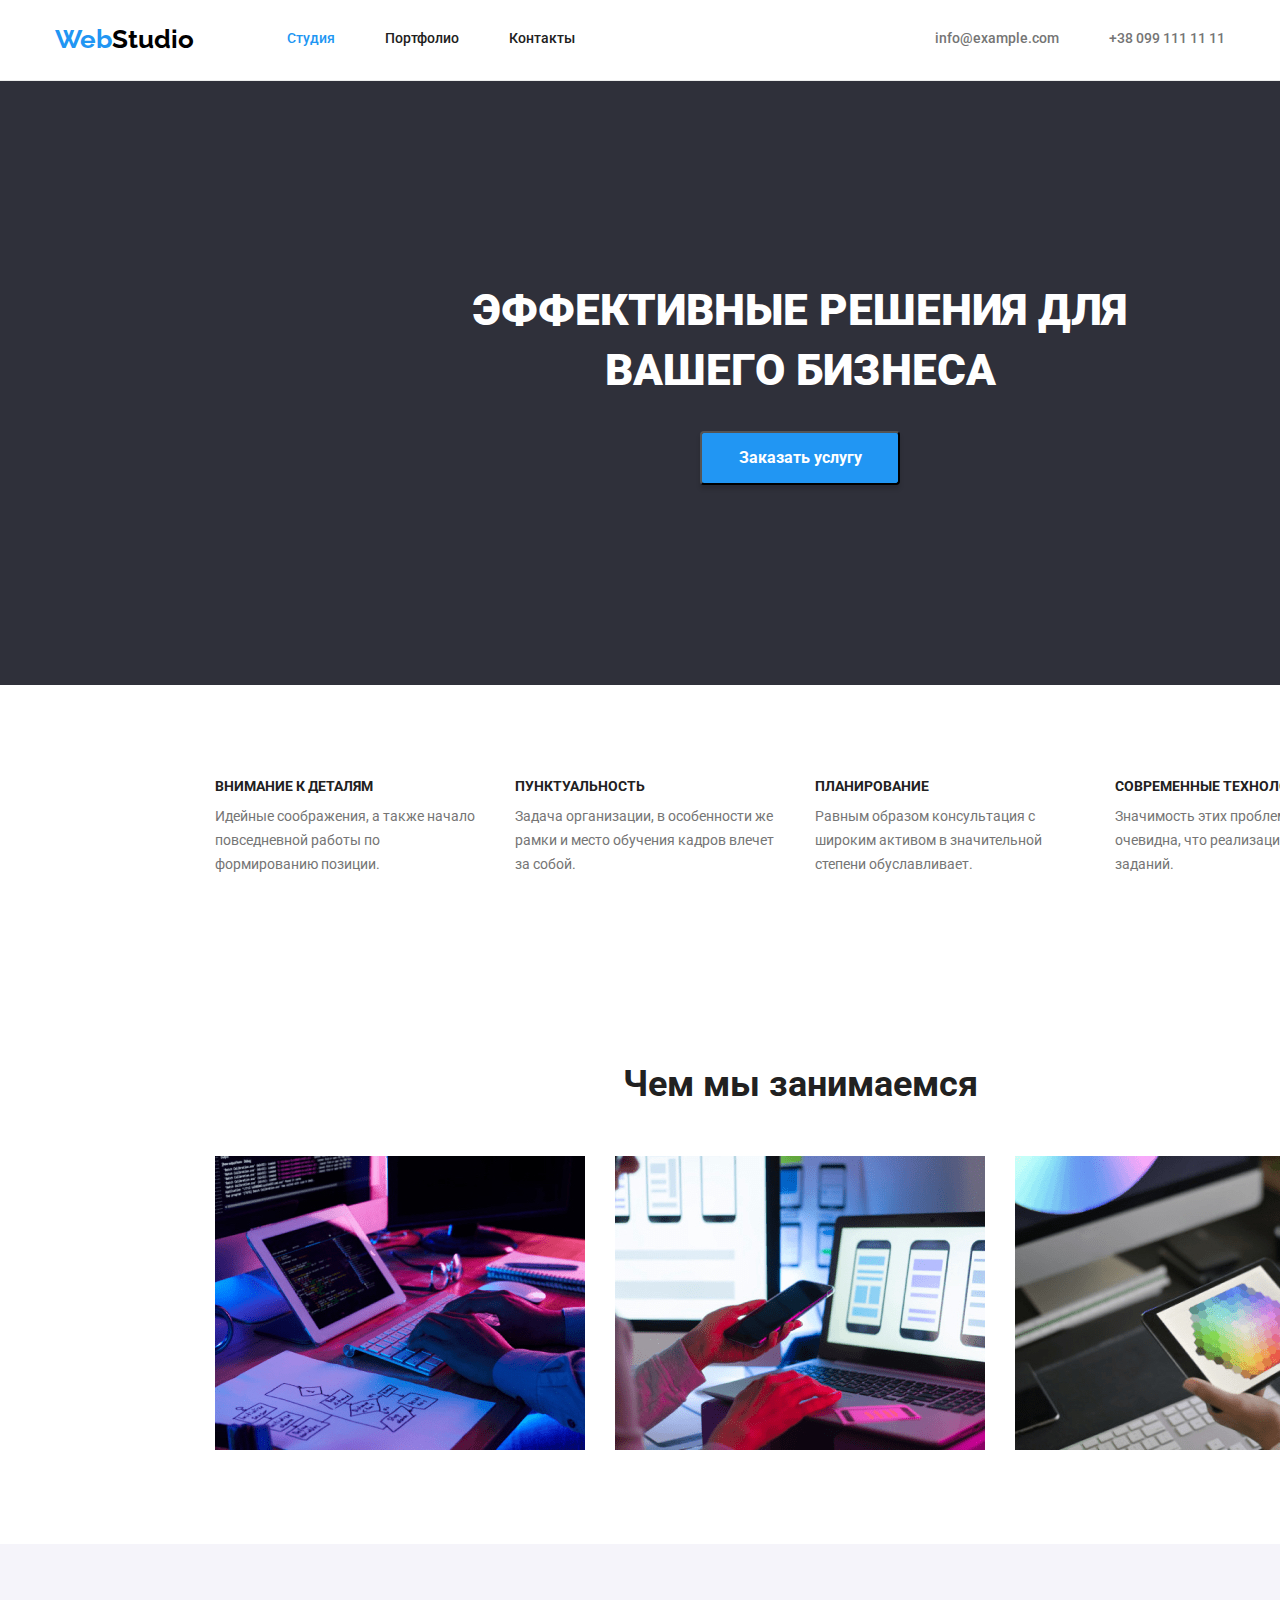
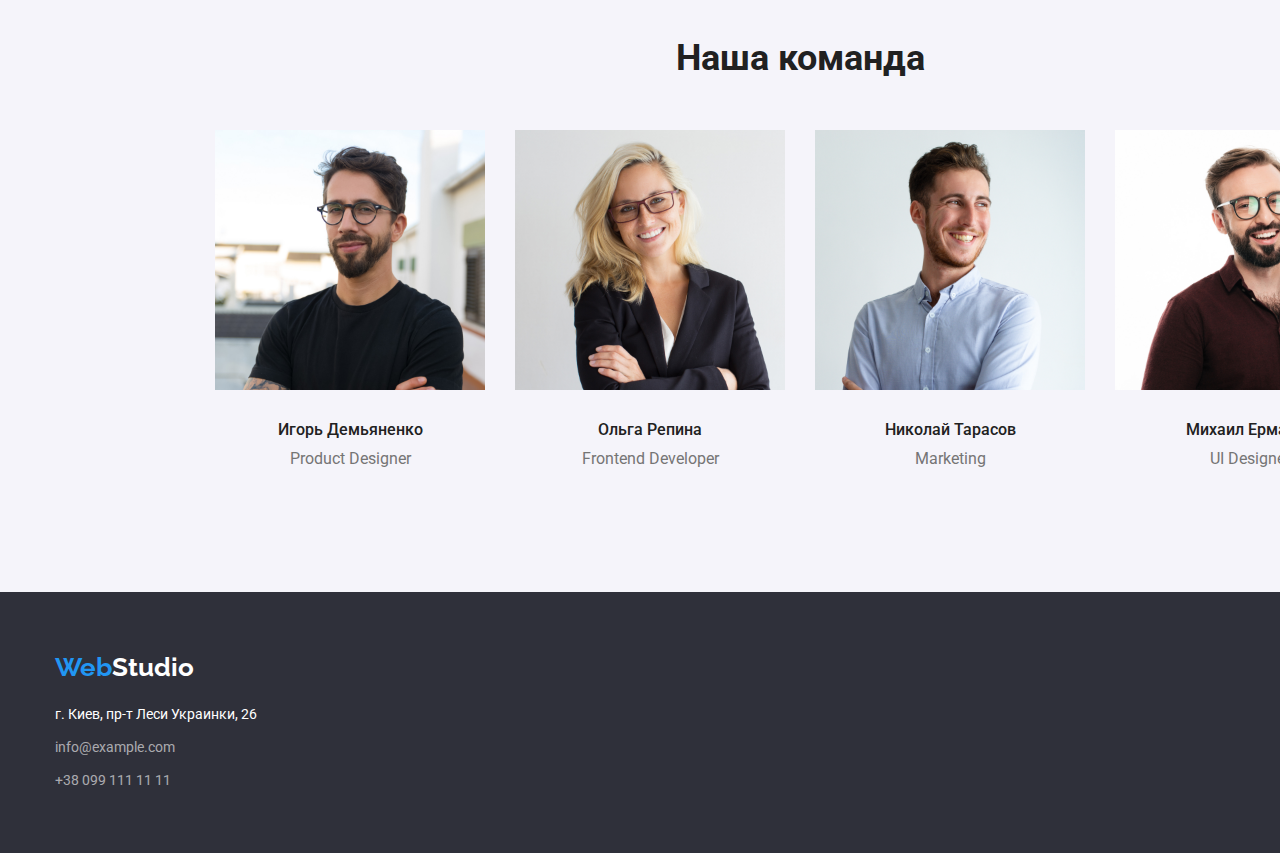
<file: index.html>
<!DOCTYPE html>
<html lang="ru">
  <head>
    <meta charset="UTF-8" />
    <meta http-equiv="X-UA-Compatible" content="IE=edge" />
    <meta name="viewport" content="width=device-width, initial-scale=1.0" />
    <link rel="preconnect" href="https://fonts.googleapis.com" />
    <link rel="preconnect" href="https://fonts.gstatic.com" crossorigin />
    <link
      href="https://fonts.googleapis.com/css2?family=Raleway:wght@700&family=Roboto:wght@400;500;700;900&display=swap"
      rel="stylesheet"
    />
    <link
      rel="stylesheet"
      href="https://cdnjs.cloudflare.com/ajax/libs/modern-normalize/1.0.0/modern-normalize.min.css"
    />
    <link rel="stylesheet" href="./ccs/styles.css" />
    <title>Главная</title>
  </head>

  <body>
    <!-----------------------Header------------------------->
    <header class="header">
      <div class="container header-flex">
        <a class="header-logo link" href="./index.html"
          >Web<span class="header-logo-studio">Studio</span></a
        >
        <!----------------------Навигация--------------------------->
        <nav class="header-nav">
          <ul class="header-list">
            <li class="header-item">
              <a class="header-link current link" href="./index.html">Студия</a>
            </li>
            <li class="header-item">
              <a class="header-link link" href="./portfolio.html">Портфолио</a>
            </li>
            <li class="header-item">
              <a class="header-link link" href="#contact">Контакты</a>
            </li>
          </ul>
        </nav>
        <ul class="header-contact">
          <li class="header-contact-item">
            <a class="header-contact-mail link" href="info@example.com"
              >info@example.com</a
            >
          </li>
          <li class="header-contact-item">
            <a class="header-contact-tel link" href="+380991111111"
              >+38 099 111 11 11</a
            >
          </li>
        </ul>
      </div>
    </header>

    <!--------------------------Основной контент--------------------->
    <main>
      <!----------------------Hero--------------------------->
      <section class="hero">
        <div class="container">
          <h1 class="hero-title">Эффективные решения для вашего бизнеса</h1>
          <button class="hero-btn" type="button">Заказать услугу</button>
        </div>
      </section>

      <!----------------------Особености--------------------------->
      <section class="features-section">
        <div class="container">
          <ul class="features-list">
            <li class="features-item">
              <h3 class="features-title">Внимание к деталям</h3>
              <p class="features-text">
                Идейные соображения, а также начало повседневной работы по
                формированию позиции.
              </p>
            </li>
            <li class="features-item">
              <h3 class="features-title">Пунктуальность</h3>
              <p class="features-text">
                Задача организации, в особенности же рамки и место обучения
                кадров влечет за собой.
              </p>
            </li>
            <li class="features-item">
              <h3 class="features-title">Планирование</h3>
              <p class="features-text">
                Равным образом консультация с широким активом в значительной
                степени обуславливает.
              </p>
            </li>
            <li class="features-item">
              <h3 class="features-title">Современные технологии</h3>
              <p class="features-text">
                Значимость этих проблем настолько очевидна, что реализация
                плановых заданий.
              </p>
            </li>
          </ul>
        </div>
      </section>

      <!----------------------Чем мы занимаемся-------------------->
      <section class="work-section">
        <div class="container">
          <h2 class="work-title">Чем мы занимаемся</h2>
          <ul class="work-list list">
            <li class="work-item">
              <img
                src="./images/box-1-2.jpg"
                alt="рабочий стол програмиста"
                width="370"
              />
            </li>
            <li class="work-item">
              <img
                src="./images/box-2-2.jpg"
                alt="разработка мобильных приложений"
                width="370"
              />
            </li>
            <li class="work-item">
              <img
                src="./images/box-3-2.jpg"
                alt="разработка дизайн"
                width="370"
              />
            </li>
          </ul>
        </div>
      </section>

      <!----------------------Наша команда-------------------->
      <section class="team-section">
        <div class="container">
          <h2 class="team-title">Наша команда</h2>
          <ul class="team-list">
            <li class="team-item">
              <img src="./images/img.jpg" alt="Дизайнер продукта" width="270" />
              <div class="team-worker-grup">
                <h3 class="team-worker">Игорь Демьяненко</h3>
                <p class="team-profesion">Product Designer</p>
              </div>
            </li>
            <li class="team-item">
              <img
                src="./images/img-2.jpg"
                alt="Фронтенд-разработчик"
                width="270"
              />
              <div class="team-worker-grup">
                <h3 class="team-worker">Ольга Репина</h3>
                <p class="team-profesion">Frontend Developer</p>
              </div>
            </li>
            <li class="team-item">
              <img src="./images/img-1.jpg" alt="Маркетинг" width="270" />
              <div class="team-worker-grup">
                <h3 class="team-worker">Николай Тарасов</h3>
                <p class="team-profesion">Marketing</p>
              </div>
            </li>
            <li class="team-item">
              <img
                src="./images/img-3.jpg"
                alt="Дизайнер пользовательского интерфейса"
                width="270"
              />
              <div class="team-worker-grup">
                <h3 class="team-worker">Михаил Ермаков</h3>
                <p class="team-profesion">UI Designer</p>
              </div>
            </li>
          </ul>
        </div>
      </section>
    </main>

    <!----------------------Footer--------------------------->
    <footer class="footer">
      <div class="container">
        <a class="footer-logo link" href="index.html"
          >Web<span class="footer-logo-studio">Studio</span></a
        >
        <address id="contact">
          <ul class="footer-list">
            <li class="footer-item">
              <a
                class="footer-contact-aderess link"
                href="https://goo.gl/maps/8bVCaFrBpP2hShio7"
                target="_blank"
                >г. Киев, пр-т Леси Украинки, 26</a
              >
            </li>
            <li class="footer-item">
              <a class="footer-contact-mail link" href="mailto:info@example.com"
                >info@example.com</a
              >
            </li>
            <li class="footer-item">
              <a class="footer-contact-tel link" href="tel:+380991111111"
                >+38 099 111 11 11</a
              >
            </li>
          </ul>
        </address>
      </div>
    </footer>
  </body>
</html>
</file>
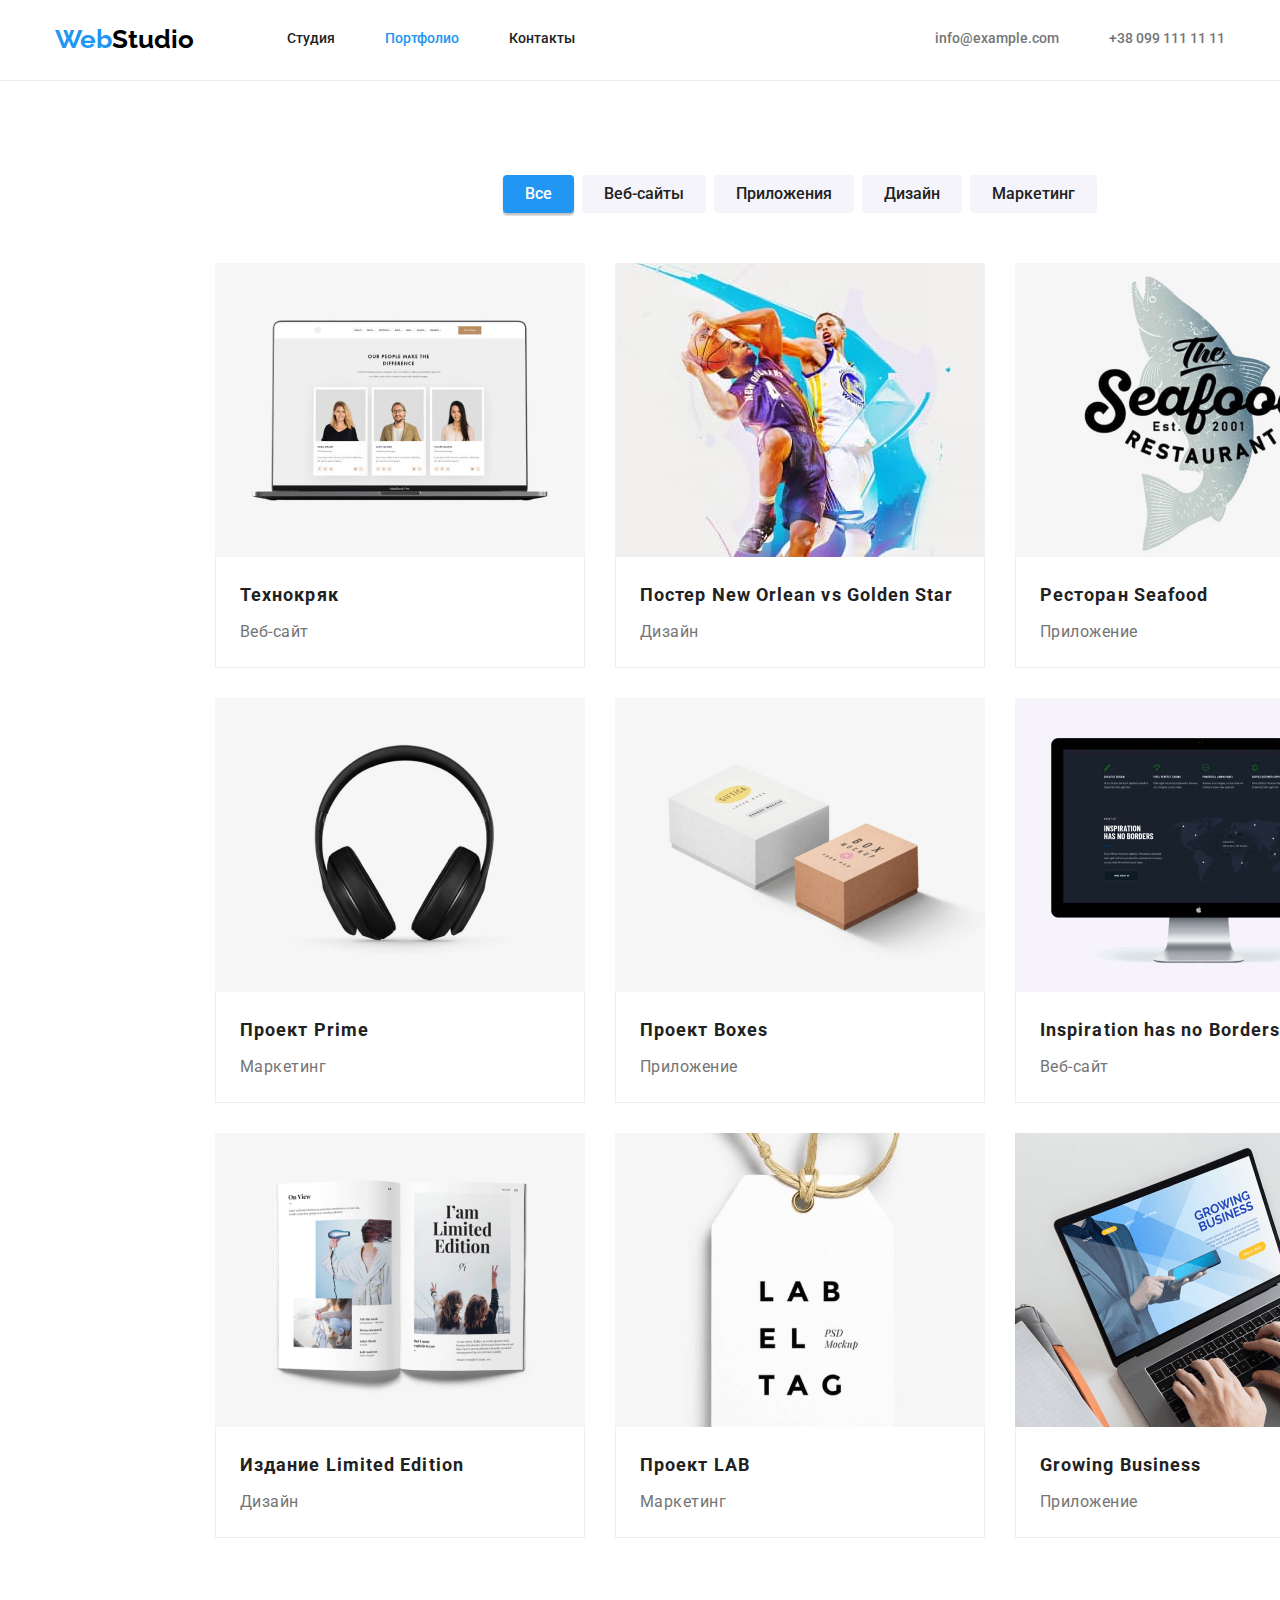
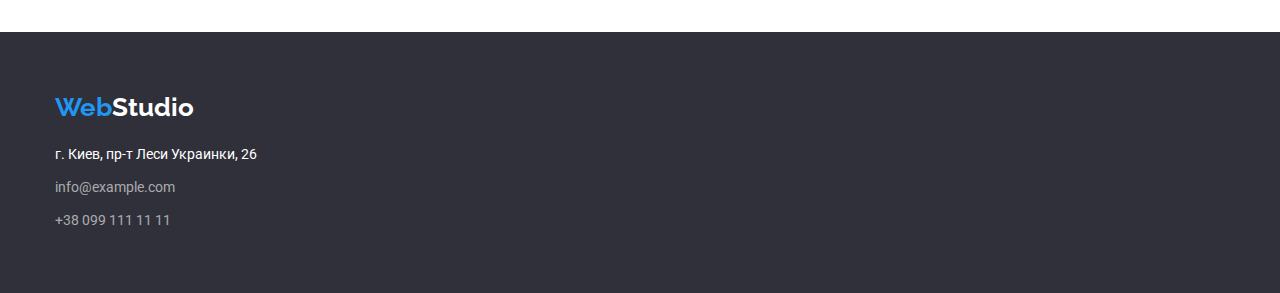
<file: portfolio.html>
<!DOCTYPE html>
<html lang="en">
  <head>
    <meta charset="UTF-8" />
    <meta http-equiv="X-UA-Compatible" content="IE=edge" />
    <meta name="viewport" content="width=device-width, initial-scale=1.0" />
    <link rel="preconnect" href="https://fonts.googleapis.com" />
    <link rel="preconnect" href="https://fonts.gstatic.com" crossorigin />
    <link
      href="https://fonts.googleapis.com/css2?family=Raleway:wght@700&family=Roboto:wght@400;500;700;900&display=swap"
      rel="stylesheet"
    />
    <link
      rel="stylesheet"
      href="https://cdnjs.cloudflare.com/ajax/libs/modern-normalize/1.0.0/modern-normalize.min.css"
    />
    <link rel="stylesheet" href="./ccs/styles.css" />
    <title>portfolio</title>
  </head>
  <body>
    <!-----------------------Header------------------------->
    <header class="header">
      <div class="container header-flex">
        <a class="header-logo link" href="./index.html"
          >Web<span class="header-logo-studio">Studio</span></a
        >
        <!----------------------Навигация--------------------------->
        <nav class="header-nav">
          <ul class="header-list">
            <li class="header-item">
              <a class="header-link link" href="./index.html">Студия</a>
            </li>
            <li class="header-item">
              <a class="header-link current link" href="./portfolio.html"
                >Портфолио</a
              >
            </li>
            <li class="header-item">
              <a class="header-link link" href="#contact">Контакты</a>
            </li>
          </ul>
        </nav>
        <ul class="header-contact">
          <li class="header-contact-item">
            <a class="header-contact-mail link" href="info@example.com"
              >info@example.com</a
            >
          </li>
          <li class="header-contact-item">
            <a class="header-contact-tel link" href="+380991111111"
              >+38 099 111 11 11</a
            >
          </li>
        </ul>
      </div>
    </header>
    <main>
      <!----------------------Filtr--------------------------->
      <section class="projects">
        <div class="container">
          <ul class="filters-list">
            <li class="filters-item">
              <button class="filters-btn filters-btn-all" type="button">
                Все
              </button>
            </li>
            <li class="filters-item">
              <button class="filters-btn" type="button">Веб-сайты</button>
            </li>
            <li class="filters-item">
              <button class="filters-btn" type="button">Приложения</button>
            </li>
            <li class="filters-item"><button class="filters-btn" type="button">Дизайн</button></li>
            <li class="filters-item">
              <button class="filters-btn" type="button">Маркетинг</button>
            </li>
          </ul>
        <!----------------------Projects--------------------------->
          <ul class="projects-list">
            <li class="projects-item">
              <img src="./images/p-1.jpg" alt="Технокряк" width="370" />
              <div class="projects-border">
                <h3 class="projects-title">Технокряк</h3>
                <p class="projects-text">Веб-сайт</p>
              </div>
            </li>
            <li class="projects-item">
              <img
                src="./images/p-2.jpg"
                alt="Постер New Orlean vs Golden Star"
                width="370"
              />
              <div class="projects-border">
                <h3 class="projects-title">Постер New Orlean vs Golden Star</h3>
                <p class="projects-text">Дизайн</p>
              </div>
            </li>
            <li class="projects-item">
              <img src="./images/p-3.jpg" alt="Ресторан Seafood" width="370" />
              <div class="projects-border">
                <h3 class="projects-title">Ресторан Seafood</h3>
                <p class="projects-text">Приложение</p>
              </div>
            </li>
            <li class="projects-item">
              <img src="./images/p-4.jpg" alt="Проект Prime" width="370" />
              <div class="projects-border">
                <h3 class="projects-title">Проект Prime</h3>
                <p class="projects-text">Маркетинг</p>
              </div>
            </li>
            <li class="projects-item">
              <img src="./images/p-5.jpg" alt="Проект Boxes" width="370" />
              <div class="projects-border">
                <h3 class="projects-title">Проект Boxes</h3>
                <p class="projects-text">Приложение</p>
              </div>
            </li>
            <li class="projects-item">
              <img
                src="./images/p-6.jpg"
                alt="Inspiration has no Borders"
                width="370"
              />
              <div class="projects-border">
                <h3 class="projects-title">Inspiration has no Borders</h3>
                <p class="projects-text">Веб-сайт</p>
              </div>
            </li>
            <li class="projects-item">
              <img
                src="./images/p-7.jpg"
                alt="Издание Limited Edition"
                width="370"
              />
              <div class="projects-border">
                <h3 class="projects-title">Издание Limited Edition</h3>
                <p class="projects-text">Дизайн</p>
              </div>
            </li>
            <li class="projects-item">
              <img src="./images/p-8.jpg" alt="Проект LAB" width="370" />
              <div class="projects-border">
                <h3 class="projects-title">Проект LAB</h3>
                <p class="projects-text">Маркетинг</p>
              </div>
            </li>
            <li class="projects-item">
              <img src="./images/p-9.jpg" alt="Growing Business" width="370" />
              <div class="projects-border">
                <h3 class="projects-title">Growing Business</h3>
                <p class="projects-text">Приложение</p>
              </div>
            </li>
          </ul>
        </div>
      </section>
    </main>
    <footer class="footer">
      <div class="container">
        <a class="footer-logo link" href="index.html"
          >Web<span class="footer-logo-studio">Studio</span></a
        >
        <address id="contact">
          <ul class="footer-list">
            <li class="footer-item">
              <a
                class="footer-contact-aderess link"
                href="https://goo.gl/maps/8bVCaFrBpP2hShio7"
                target="_blank"
                >г. Киев, пр-т Леси Украинки, 26</a
              >
            </li>
            <li class="footer-item">
              <a class="footer-contact-mail link" href="mailto:info@example.com"
                >info@example.com</a
              >
            </li>
            <li class="footer-item">
              <a class="footer-contact-tel link" href="tel:+380991111111"
                >+38 099 111 11 11</a
              >
            </li>
          </ul>
        </address>
      </div>
    </footer>
  </body>
</html>
</file>
<file: ccs/styles.css>
/* кольори */
:root {
  --primary-text-color: #212121;
  --secondary-text-color: #757575;
  --white-text-color: #ffffff;
  --accent-color: #2196f3;


  --white-background-color: #ffffff;
  --cap-background-color: #2f303a;
  --team-background-color: #f5f4fa;
}

/* база body */
body {
  font-family: "Roboto",
    sans-serif;
  background-color: var(--white-background-color);
  color: var(--primary-text-color);
}

/* сктдання відступів */
h1,
h2,
h3,
h4,
h5,
h6,
p {
  margin: 0;
  padding: 0;
}

/* налаштування кнопки */
button {
  cursor: pointer;
}

/* налаштування картинок */
img {
  display: block;
}

/* прибираю крапки листів */
ul,
ol {
  list-style: none;
  margin: 0;
  padding: 0;
}

/* прибираю підкреслювання */
.link {
  text-decoration: none;
}

/* налаштування контейнера */
.container {
  width: 1200px;
  padding-left: 15px;
  padding-right: 15px;
  margin-left: auto;
  margin-right: auto;


  /* outline: 2px solid red; */
}

section {
  width: 1600px;
  margin-left: auto;
  margin-right: auto;
  padding-top: 94px;
  padding-bottom: 94px;
}

/*-------------------Header-----------------*/
.header {
  padding-top: 24px;
  padding-bottom: 25px;
  margin-left: auto;
  margin-right: auto;

  border-bottom: 1px solid #ECECEC;
  background-color: var(--white-background-color);
}

.header-flex {
  display: flex;
  align-items: center;
}

.header-logo {
  font-family: 'Raleway';
  font-weight: 700;
  font-size: 26px;
  line-height: 1.19;
  color: var(--accent-color);

  align-items: center;
  text-align: center;

  margin-right: 93px;

  /* outline: 2px solid red; */
}

.header-logo-studio {
  color: #000000;
}

/* -------------------Навигация--------------------- */

.header-nav {
  display: flex;
}

.header-list {
  font-weight: 500;
  font-size: 14px;
  line-height: 1.14;

  display: flex;
  align-items: center;


  /* outline: 2px solid red; */
}

.header-item:not(:last-child) {
  margin-right: 50px;
}

.header-link,
.header-link:hover,
.header-link:focus {
  color: var(--primary-text-color);

  padding-top: 32px;
  padding-bottom: 32px;
}

.current {
  color: var(--accent-color);
}

.header-contact {
  font-weight: 500;
  font-size: 14px;
  line-height: 1.14;

  display: flex;
  margin-left: auto;

  /* outline: 2px solid red; */
}

.header-contact-item:not(:first-child) {
  margin-left: 50px;
}

.header-contact-mail,
.header-contact-mail:hover,
.header-contact-mail:focus {
  color: #757575;
}

.header-contact-tel,
.header-contact-tel:hover,
.header-contact-tel:focus {
  color: var(--secondary-text-color);
}


/* -----------------------Основной контент------------------ */

/* ----------------------Hero--------------------------- */

.hero {
  background-color: var(--cap-background-color);
  padding-top: 200px;
  padding-bottom: 200px;
  text-align: center;
}

.hero-title {
  font-weight: 900;
  font-size: 44px;
  line-height: 1.36;
  text-align: center;
  text-transform: uppercase;
  color: var(--white-text-color);

  margin-bottom: 30px;
  margin-right: auto;
  margin-left: auto;
  max-width: 696px;
}

.hero-btn {
  font-family: inherit;
  font-weight: 700;
  font-size: 16px;
  line-height: 1.88;
  cursor: pointer;
  color: var(--white-text-color);
  background: #2196F3;
  box-shadow: 0px 4px 4px rgba(0, 0, 0, 0.15);
  border-radius: 4px;

  display: inline-block;
  min-width: 200px;
  padding: 10px 32px;

}

.hero-btn:hover,
.hero-btn:focus {
  color: var(--white-text-color);
  background: #188CE8;
  box-shadow: 0px 4px 4px rgba(0, 0, 0, 0.15);
  border-radius: 4px;
}

/* ----------------------Особености--------------------------- */

.features-section {
  padding-top: 94px;
  padding-bottom: 94px;
}

.features-list {
  display: flex;
}

.features-item {
  max-width: 270px;
}

.features-item:not(:last-child) {
  margin-right: 30px;
}

.features-title {
  font-weight: 700;
  font-size: 14px;
  line-height: 1.14;
  text-transform: uppercase;
  color: var(--primary-text-color);

  margin-bottom: 10px;
}

.features-text {
  font-size: 14px;
  line-height: 1.71;
  color: var(--secondary-text-color);
}

/* ----------------------Чем мы занимаемся--------------------------- */

.work-section {
  padding-bottom: 94px;
}

.work-title {
  font-weight: 700;
  font-size: 36px;
  line-height: 1.16;
  text-align: center;
  color: var(--primary-text-color);
}

.work-list {
  display: flex;
}

.work-item:not(:last-child) {
  margin-right: 30px;
}

.work-title {
  margin-bottom: 50px;
}


/* ----------------------Наша команда--------------------------- */
.team-section {
  background: var(--team-background-color);

  padding-top: 94px;
  padding-bottom: 94px;
}


.team-list {
  display: flex;

}

.team-item:not(:last-child) {
  margin-right: 30px;
}

.team-title {
  font-weight: 700;
  font-size: 36px;
  line-height: 1.16;
  text-align: center;
  color: var(--primary-text-color);
  margin-bottom: 50px;
}

.team-worker {
  font-weight: 500;
  font-size: 16px;
  line-height: 1.19;
  text-align: center;
  color: var(--primary-text-color);
}

.team-profesion {
  line-height: 1.19;
  text-align: center;
  color: var(--secondary-text-color);

  margin-top: 10px;
}

.team-worker-grup {
  padding: 30px 0px;
}

/* ----------------------Footer--------------------------- */

.footer {
  background-color: var(--cap-background-color);

  padding-top: 60px;
  padding-bottom: 60px;
}

.footer-logo {
  font-family: 'Raleway';
  font-weight: 700;
  font-size: 26px;
  line-height: 1.19;
  color: var(--accent-color);
  display: block;
  margin-bottom: 20px;
}

.footer-logo-studio {
  color: var(--white-text-color);
}

.footer-list {
  font-size: 14px;
  line-height: 1.71;
  font-style: normal;
  /* margin-top: 20px; */
}

.footer-item:nth-child(n + 2) {
  margin-top: 9px;
}

.footer-contact-aderess {
  color: var(--white-text-color);
}

.footer-contact-mail {
  color: rgba(255, 255, 255, 0.6);
}

.footer-contact-tel {
  color: rgba(255, 255, 255, 0.6);
}

/* ----------------------portfolio--------------------------- */

/* -----------------------Header------------------------- */

/* -----------------------Filtr------------------------- */

.projects {
  padding-top: 94px;
  padding-bottom: 94px;
}

.filters-list {
  display: flex;
  justify-content: center;
  margin-bottom: 50px;
}

.filters-btn,
.filters-btn:hover,
.filters-btn:focus {
  font-family: inherit;
  font-weight: 500;
  font-size: 16px;
  line-height: 1.62;
  cursor: pointer;
  background: var(--team-background-color);
  border-radius: 4px;
  color: var(--primary-text-color);
  border: none;
  padding: 6px 22px;
}

.filters-item:nth-child(-n+4) {
  margin-right: 8px;
}


.filters-btn-all {
  color: var(--white-text-color);
  background: var(--accent-color);
  box-shadow: 0px 3px 1px rgba(0, 0, 0, 0.1), 0px 1px 2px rgba(0, 0, 0, 0.08), 0px 2px 2px rgba(0, 0, 0, 0.12);
  border-radius: 4px;
}

/* -----------------------Projects------------------------- */

.projects-list {
  display: flex;
  flex-wrap: wrap;
  margin-left: -30px;
  margin-top: -30px;
}

.projects-item {
  margin-top: 30px;
  margin-left: 30px;
}

.projects-border {
  border: 1px solid #EEEEEE;
  border-top: transparent;
  padding: 20px 24px;
}

.projects-title {
  font-weight: 700;
  font-size: 18px;
  line-height: 2;
  letter-spacing: 0.06em;
  color: var(--primary-text-color);
}

.projects-text {
  line-height: 1.88;
  letter-spacing: 0.03em;
  color: var(--secondary-text-color);

  margin-top: 4px;
}
</file>
